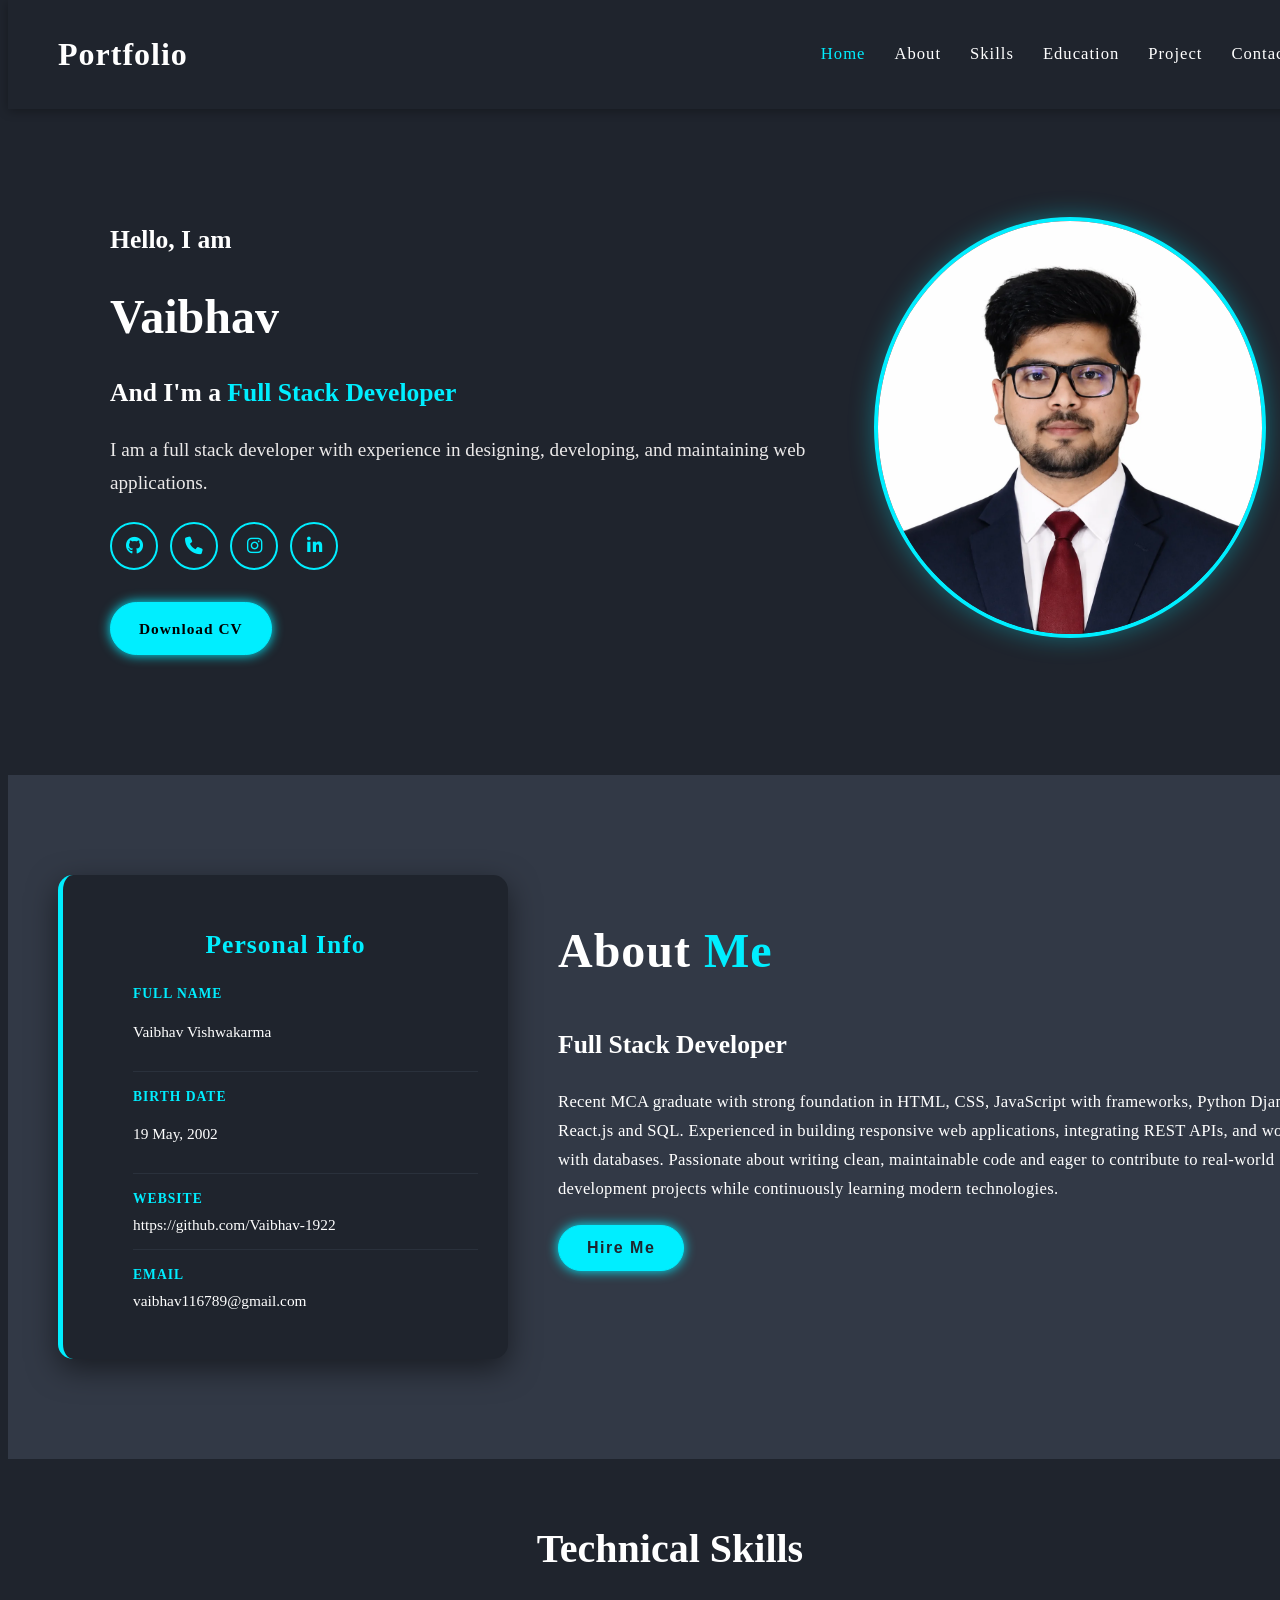
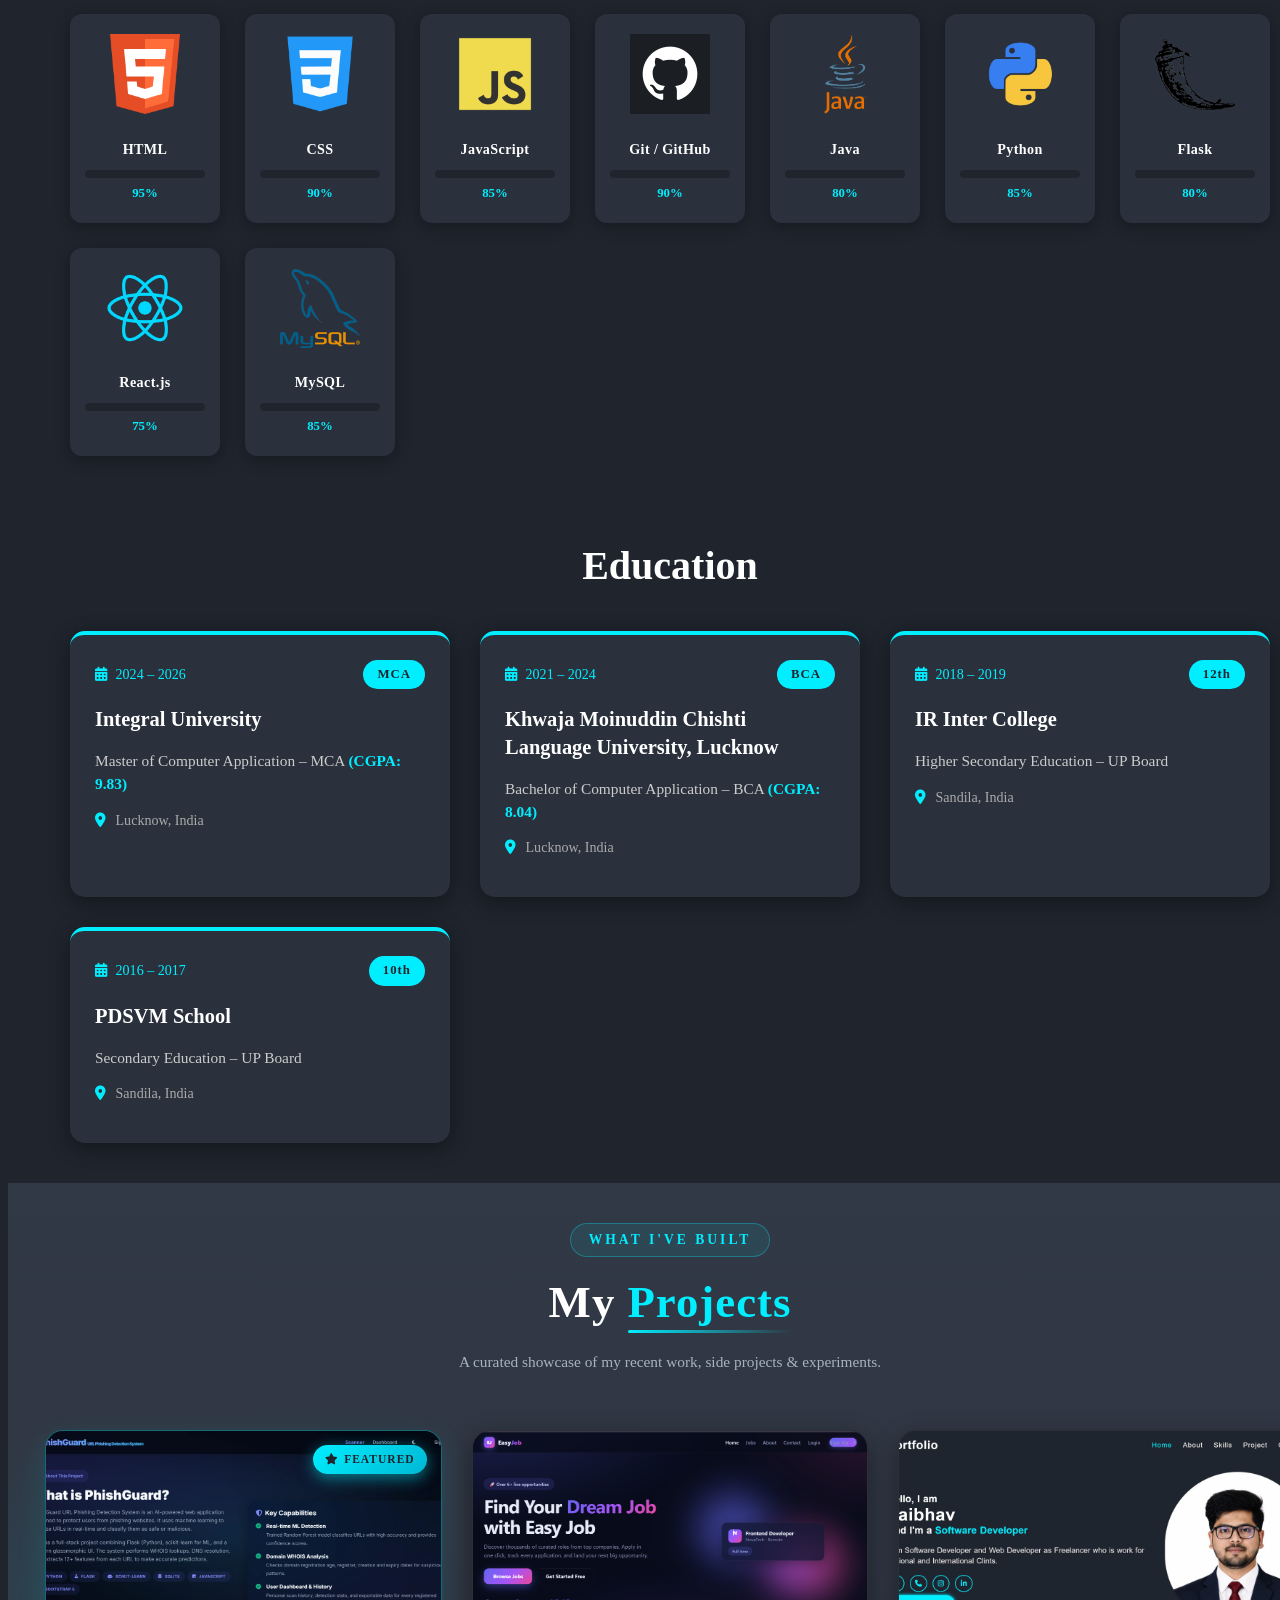
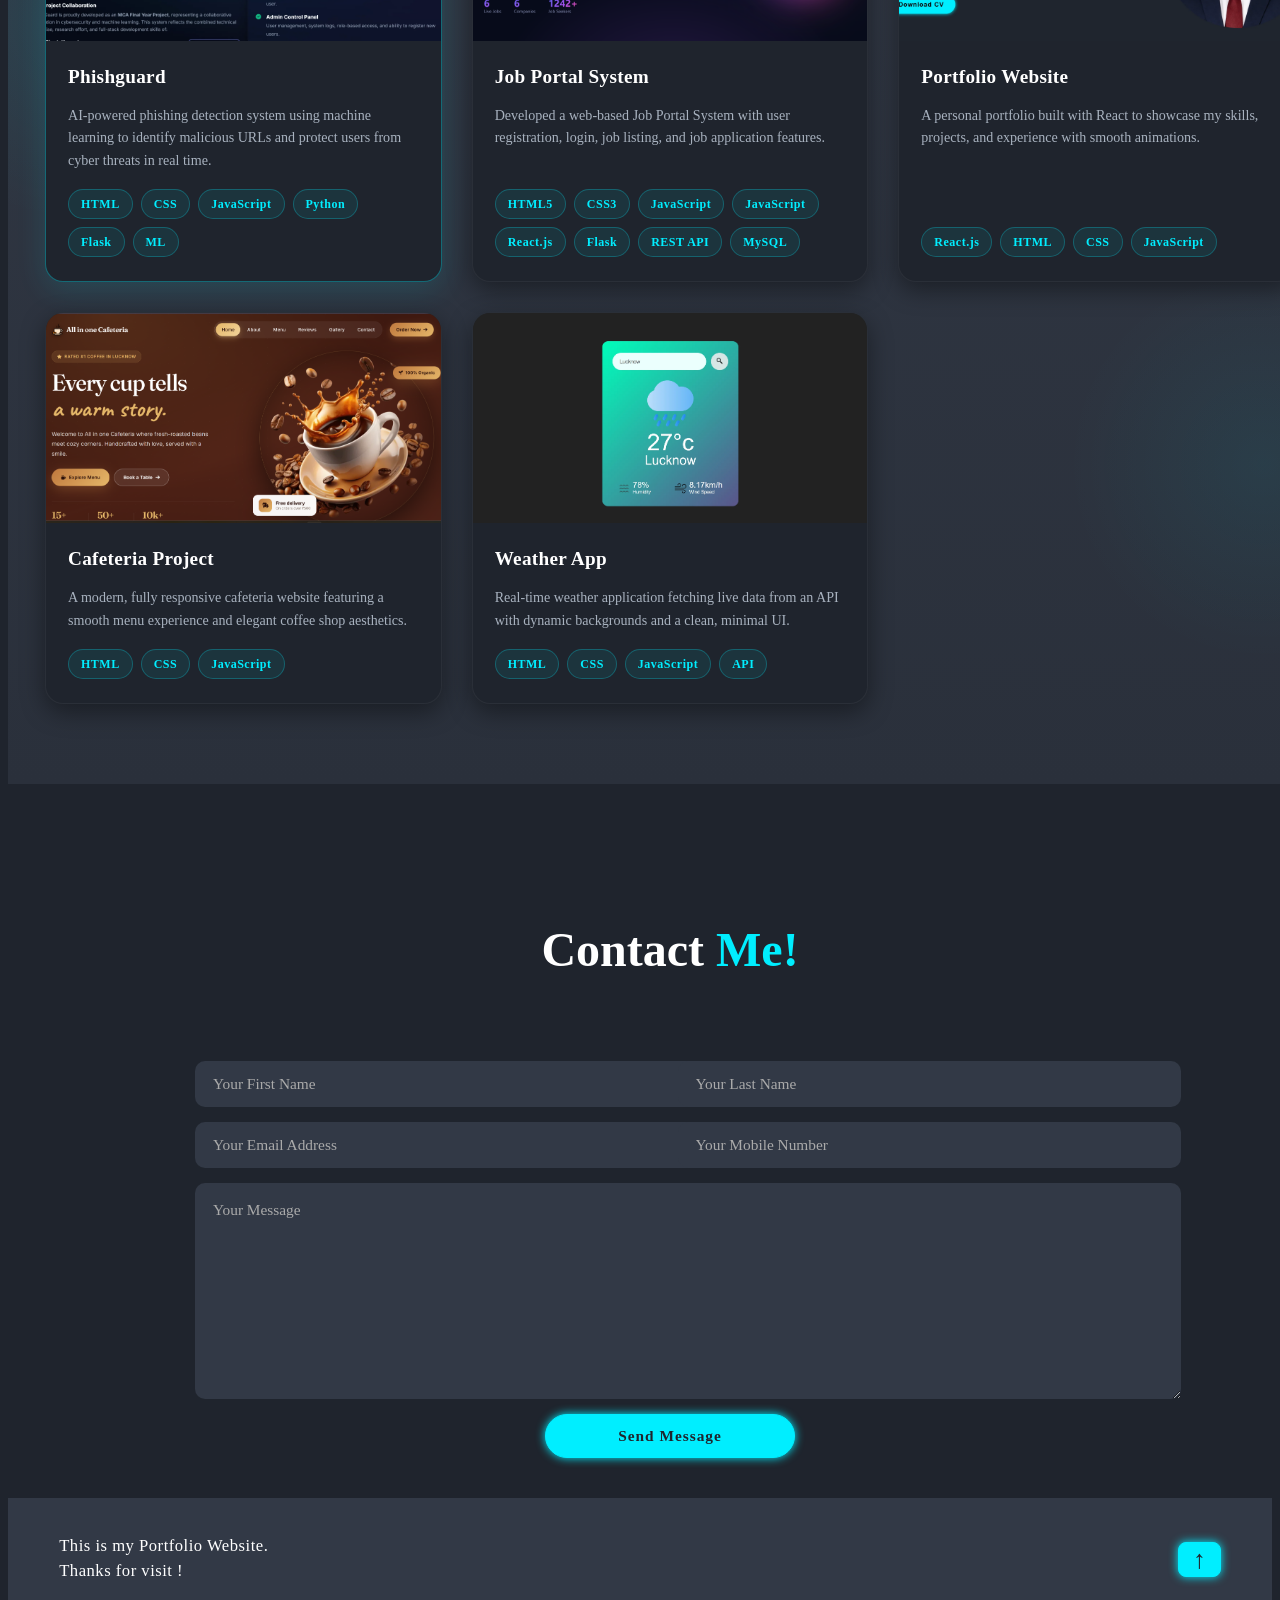
<file: index.html>
<!DOCTYPE html>
<html lang="en">

<head>
    <meta charset="UTF-8">
    <meta http-equiv="X-UA-Compatible" content="IE=edge">
    <meta name="viewport" content="width=device-width, initial-scale=1.0">
    <!-- CSS -->
    <link rel="stylesheet" href="style/style.css">
    <!-- FontAwesome -->
    <link rel="stylesheet" href="https://cdnjs.cloudflare.com/ajax/libs/font-awesome/6.4.0/css/all.min.css">
    <link rel="icon" type="image/png" href="img/fevicon.png">
    <title>Vaibhav || Portfolio</title>
</head>

<body>
    <!--  ++++++++++++++++  Header  ++++++++++++++++  -->
    <header>

        <!--  ================  Navigation  ============== -->
        <nav>

            <div class="logo">
                Portfolio
            </div>

            <div class="hamburgur">
                <i class="fa-solid fa-bars"></i>
            </div>

            <ul>
                <li><a href="#home" class="active">Home</a></li>
                <li><a href="#about">About</a></li>
                <li><a href="#skill">Skills</a></li>
                <li><a href="#education">Education</a></li>
                <li><a href="#project">Project</a></li>
                <li><a href="#contact">Contact Me!</a></li>
            </ul>

        </nav>

    </header>

    <!--  ++++++++++++++++  home-section  ++++++++++++++++  -->
    <section class="home-section" id="home">

        <div class="left-side-home">

            <h2>Hello, I am</h2>

            <h1>Vaibhav</h1>

            <h2>And I'm a <span>Full Stack Developer</span></h2>

            <p>I am a full stack developer with experience in designing, developing, and maintaining web applications.</p>

            <div class="btn-group">
                <a href="https://github.com/Vaibhav-1922/" class="btn1" target="_blank" aria-label="GitHub">
                    <i class="fa-brands fa-github"></i>
                </a>
                <a href="tel:817-6988-8322" class="btn2" aria-label="Phone">
                    <i class="fa-solid fa-phone"></i>
                </a>
                <a href="https://www.instagram.com/ankursharma_0196?stkn=MXNjZ3YycDRwOWIxZA==" class="btn3"
                    target="_blank" aria-label="Instagram">
                    <i class="fa-brands fa-instagram"></i>
                </a>
                <a href="https://linkedin.com/in/vaibhav-vishwakarma-7a4570280" target="_blank" class="btn4"
                    aria-label="LinkedIn">
                    <i class="fa-brands fa-linkedin-in"></i>
                </a>
            </div>

            <a href="https://drive.google.com/drive/folders/1TPZhdVBjO_2f-hiQ_ZLGeln9_SQDbmDH" class="btn"
                download>Download CV</a>

        </div>

        <div class="right-side-home">
            <img src="/img/Vaibhav-Passport.webp" alt="Vaibhav Vishwakarma">
        </div>

    </section>

    <!--  ++++++++++++++++  about-sec  ++++++++++++++++  -->
    <section class="about-sec" id="about">

        <div class="left-about">
            <div class="info-card">
                <h2>Personal Info</h2>
                <ul>
                    <li>
                        <span>Full Name</span>
                        <p>Vaibhav Vishwakarma</p>
                    </li>
                    <li>
                        <span>Birth Date</span>
                        <p>19 May, 2002</p>
                    </li>
                    <li>
                        <span>Website</span>
                        <a href="https://github.com/Vaibhav-1922" target="_blank" rel="noopener">
                            https://github.com/Vaibhav-1922
                        </a>
                    </li>
                    <li>
                        <span>Email</span>
                        <a href="https://vaibhav116789@gmail.com">
                            vaibhav116789@gmail.com
                        </a>
                    </li>
                </ul>
            </div>
        </div>

        <div class="right-about">

            <h1>About <span>Me</span></h1>
            <h2>Full Stack Developer</h2>
            <p>Recent MCA graduate with strong foundation in HTML, CSS, JavaScript with frameworks, Python Django,
                React.js and SQL. Experienced in building responsive web applications, integrating REST APIs, and
                working with databases. Passionate about writing clean, maintainable code and eager to contribute to
                real-world development projects while continuously learning modern technologies.</p>

            <a href="#contact">
                <button class="about-btn">Hire Me</button>
            </a>

        </div>

    </section>

    <!--  ++++++++++++++++  Skill Section  +++++++++++++++++ -->
    <section class="skill-section" id="skill">

        <h1>Technical Skills</h1>

        <div class="skill-container">

            <div class="card">
                <img src="./img/html.webp" alt="HTML">
                <h3>HTML</h3>
                <div class="progress-bar"><span class="progress-fill" data-width="95%"></span></div>
                <span class="percent">95%</span>
            </div>

            <div class="card">
                <img src="./img/css.webp" alt="CSS">
                <h3>CSS</h3>
                <div class="progress-bar"><span class="progress-fill" data-width="90%"></span></div>
                <span class="percent">90%</span>
            </div>

            <div class="card">
                <img src="./img/js.webp" alt="JavaScript">
                <h3>JavaScript</h3>
                <div class="progress-bar"><span class="progress-fill" data-width="85%"></span></div>
                <span class="percent">85%</span>
            </div>

            <div class="card">
                <img src="./img/github.webp" alt="Git &amp; GitHub">
                <h3>Git / GitHub</h3>
                <div class="progress-bar"><span class="progress-fill" data-width="90%"></span></div>
                <span class="percent">90%</span>
            </div>

            <div class="card">
                <img src="./img/Java.png" alt="Java">
                <h3>Java</h3>
                <div class="progress-bar"><span class="progress-fill" data-width="80%"></span></div>
                <span class="percent">80%</span>
            </div>

            <div class="card">
                <img src="./img/Python.png" alt="Python">
                <h3>Python</h3>
                <div class="progress-bar"><span class="progress-fill" data-width="85%"></span></div>
                <span class="percent">85%</span>
            </div>

            <div class="card">
                <img src="./img/flask.png" alt="Django">
                <h3>Flask</h3>
                <div class="progress-bar"><span class="progress-fill" data-width="80%"></span></div>
                <span class="percent">80%</span>
            </div>

            <div class="card">
                <img src="./img/React.webp" alt="React.js">
                <h3>React.js</h3>
                <div class="progress-bar"><span class="progress-fill" data-width="75%"></span></div>
                <span class="percent">75%</span>
            </div>

            <div class="card">
                <img src="./img/Mysql.png" alt="MySQL">
                <h3>MySQL</h3>
                <div class="progress-bar"><span class="progress-fill" data-width="85%"></span></div>
                <span class="percent">85%</span>
            </div>

        </div>

    </section>

    <!--  ++++++++++++++++  Education Section  +++++++++++++++++ -->
    <section class="education-section" id="education">

        <h1>Education</h1>

        <div class="education-container">

            <div class="education-card">
                <div class="edu-head">
                    <span class="edu-year"><i class="fa-solid fa-calendar-days"></i> 2024 – 2026</span>
                    <span class="edu-badge">MCA</span>
                </div>
                <h2>Integral University</h2>
                <h3>Master of Computer Application – MCA <span class="cgpa">(CGPA: 9.83)</span></h3>
                <p><i class="fa-solid fa-location-dot"></i> Lucknow, India</p>
            </div>

            <div class="education-card">
                <div class="edu-head">
                    <span class="edu-year"><i class="fa-solid fa-calendar-days"></i> 2021 – 2024</span>
                    <span class="edu-badge">BCA</span>
                </div>
                <h2>Khwaja Moinuddin Chishti Language University, Lucknow</h2>
                <h3>Bachelor of Computer Application – BCA <span class="cgpa">(CGPA: 8.04)</span></h3>
                <p><i class="fa-solid fa-location-dot"></i> Lucknow, India</p>
            </div>

            <div class="education-card">
                <div class="edu-head">
                    <span class="edu-year"><i class="fa-solid fa-calendar-days"></i> 2018 – 2019</span>
                    <span class="edu-badge">12th</span>
                </div>
                <h2>IR Inter College</h2>
                <h3>Higher Secondary Education – UP Board</h3>
                <p><i class="fa-solid fa-location-dot"></i> Sandila, India</p>
            </div>

            <div class="education-card">
                <div class="edu-head">
                    <span class="edu-year"><i class="fa-solid fa-calendar-days"></i> 2016 – 2017</span>
                    <span class="edu-badge">10th</span>
                </div>
                <h2>PDSVM School</h2>
                <h3>Secondary Education – UP Board</h3>
                <p><i class="fa-solid fa-location-dot"></i> Sandila, India</p>
            </div>

        </div>

    </section>

    <!--  ++++++++++++++++  Project Section  +++++++++++++++++ -->
   <!--  ++++++++++++++++  Project Section  +++++++++++++++++ -->
<section class="project-section" id="project">

    <!--  =================  Section Header  ================= -->
    <div class="section-header">
        <span class="section-subtitle">WHAT I'VE BUILT</span>
        <h1>My <span>Projects</span></h1>
        <p class="section-desc">A curated showcase of my recent work, side projects &amp; experiments.</p>
    </div>

    <!--  =================  project-container  ================= -->
    <div class="project-container">

        <!-- *************  project-card (Featured)  ************** -->
        <div class="project-card featured">
            <div class="project-image">
                <img src="./img/Phishgurad.webp" alt="Phishguard">
                <div class="project-overlay">
                    <a href="https://github.com/Vaibhav-1922/Phishguard" class="overlay-btn" target="_blank">
                        <i class="fa-brands fa-github"></i> <span>Code</span>
                    </a>
                    <a href="https://phishguard-sudo.vercel.app" class="overlay-btn" target="_blank">
                        <i class="fa-solid fa-arrow-up-right-from-square"></i> <span>Live Demo</span>
                    </a>
                </div>
                <span class="project-badge">
                    <i class="fa-solid fa-star"></i> Featured
                </span>
            </div>
            <div class="project-content">
                <h3>Phishguard</h3>
                <p>AI-powered phishing detection system using machine learning to identify malicious URLs and protect
                    users from cyber threats in real time.</p>
                <div class="project-tech">
                    <span>HTML</span>
                    <span>CSS</span>
                    <span>JavaScript</span>
                    <span>Python</span>
                    <span>Flask</span>
                    <span>ML</span>
                </div>
            </div>
        </div>



        <!-- *************  project-card  ************** -->
        <div class="project-card">
            <div class="project-image">
                <img src="./img/Project-new.png" alt="Portfolio">
                <div class="project-overlay">
                    <a href="https://github.com/Vaibhav-1922/job-portal-system" class="overlay-btn" target="_blank">
                        <i class="fa-brands fa-github"></i> <span>Code</span>
                    </a>
                    <a href="https://job-portal-system-nu.vercel.app/" class="overlay-btn" target="_blank">
                        <i class="fa-solid fa-arrow-up-right-from-square"></i> <span>Live Demo</span>
                    </a>
                </div>
            </div>
            <div class="project-content">
                <h3>Job Portal System</h3>
                <p>Developed a web-based Job Portal System with user registration, login, job listing, and job application features.</p>
                <div class="project-tech">
                    <span>HTML5</span>
                    <span>CSS3</span>
                    <span>JavaScript</span>
                    <span>JavaScript</span>
                     <span>React.js</span>
                     <span>Flask</span>
                     <span>REST API</span>
                     <span>MySQL</span>
                </div>
            </div>
        </div>


        <!-- *************  project-card  ************** -->
        <div class="project-card">
            <div class="project-image">
                <img src="./img/Portfolio.webp" alt="Portfolio">
                <div class="project-overlay">
                    <a href="https://github.com/Vaibhav-1922/Portfolio-New" class="overlay-btn" target="_blank">
                        <i class="fa-brands fa-github"></i> <span>Code</span>
                    </a>
                    <a href="#" class="overlay-btn" target="_blank">
                        <i class="fa-solid fa-arrow-up-right-from-square"></i> <span>Live Demo</span>
                    </a>
                </div>
            </div>
            <div class="project-content">
                <h3>Portfolio Website</h3>
                <p>A personal portfolio built with React to showcase my skills, projects, and experience with smooth
                    animations.</p>
                <div class="project-tech">
                    <span>React.js</span>
                    <span>HTML</span>
                    <span>CSS</span>
                    <span>JavaScript</span>
                </div>
            </div>
        </div>

        
        <!-- *************  project-card  ************** -->
        <div class="project-card">
            <div class="project-image">
                <img src="./img/Cafeteria.png" alt="Cafeteria Project">
                <div class="project-overlay">
                    <a href="https://github.com/Vaibhav-1922/Coffee_Web" class="overlay-btn" target="_blank">
                        <i class="fa-brands fa-github"></i> <span>Code</span>
                    </a>
                    <a href="https://vaibhav-1922.github.io/Coffee_Web/" class="overlay-btn" target="_blank">
                        <i class="fa-solid fa-arrow-up-right-from-square"></i> <span>Live Demo</span>
                    </a>
                </div>
            </div>
            <div class="project-content">
                <h3>Cafeteria Project</h3>
                <p>A modern, fully responsive cafeteria website featuring a smooth menu experience and elegant coffee
                    shop aesthetics.</p>
                <div class="project-tech">
                    <span>HTML</span>
                    <span>CSS</span>
                    <span>JavaScript</span>
                </div>
            </div>
        </div>

        

        <!-- *************  project-card  ************** -->
        <div class="project-card">
            <div class="project-image">
                <img src="./img/Weather.webp" alt="Weather App">
                <div class="project-overlay">
                    <a href="https://github.com/Vaibhav-1922/Weather-App" class="overlay-btn" target="_blank">
                        <i class="fa-brands fa-github"></i> <span>Code</span>
                    </a>
                    <a href="https://venerable-dolphin-7df196.netlify.app/" class="overlay-btn" target="_blank">
                        <i class="fa-solid fa-arrow-up-right-from-square"></i> <span>Live Demo</span>
                    </a>
                </div>
            </div>
            <div class="project-content">
                <h3>Weather App</h3>
                <p>Real-time weather application fetching live data from an API with dynamic backgrounds and a clean,
                    minimal UI.</p>
                <div class="project-tech">
                    <span>HTML</span>
                    <span>CSS</span>
                    <span>JavaScript</span>
                    <span>API</span>
                </div>
            </div>
        </div>

    </div>

</section>
    <!--  ++++++++++++++++  contact-sec  +++++++++++++++++ -->
    <section class="contact-sec" id="contact">

        <h1>Contact <span>Me!</span></h1>

        <form action="https://formspree.io/f/mzezgnyd" method="POST">

            <input type="text" name="userFirstName" id="FirstName" placeholder="Your First Name" required>
            <input type="text" name="userLastName" id="LastName" placeholder="Your Last Name" required>
            <input type="email" name="userEmail" id="Email" placeholder="Your Email Address" required>
            <input type="text" name="userContactNumber" id="ContactNumber" placeholder="Your Mobile Number">

            <textarea name="userMessage" id="Message" placeholder="Your Message" required></textarea>

            <button class="contact-btn" type="submit">Send Message</button>

        </form>

    </section>

    <!--  ++++++++++++++  Footer  ++++++++++++++ -->
    <footer>

        <p>This is my Portfolio Website. <br>
             Thanks for visit !</p>

        <a href="#home" class="arrow">&uarr;</a>

    </footer>

    <script src="script/script.js"></script>
</body>

</html>
</file>
<file: style/style.css>
<<<<<<< HEAD
/* 
   GLOBAL RESET & BASE
    */
* {
    margin: 0;
    padding: 0;
    box-sizing: border-box;
    font-family: 'Segoe UI', Tahoma, Geneva, Verdana, sans-serif;
}

html {
    scroll-behavior: smooth;
    -webkit-text-size-adjust: 100%;
}

body {
    background-color: #1f242d;
    overflow-x: hidden;
    line-height: 1.5;
}

img {
    max-width: 100%;
    height: auto;
    display: block;
}

section {
    scroll-margin-top: 80px;
    width: 100%;
}

/* 
   NAVIGATION
    */
nav {
    display: flex;
    justify-content: space-between;
    align-items: center;
    padding: 18px clamp(15px, 4vw, 50px);
    background-color: #1f242d;
    position: fixed;
    width: 100%;
    top: 0;
    z-index: 1000;
    box-shadow: 0 2px 10px rgba(0, 0, 0, 0.3);
}

nav .logo {
    font-size: clamp(1.4rem, 2.5vw, 2rem);
    letter-spacing: 1px;
    font-weight: 600;
    color: #fff;
    transition: color 0.3s ease;
}

nav .logo:hover {
    color: #0ef;
}

nav .hamburgur i {
    display: none;
    color: #fff;
    font-size: 1.7rem;
    cursor: pointer;
    transition: color 0.3s ease;
}

nav .hamburgur i:hover {
    color: #0ef;
}

nav ul {
    display: flex;
    align-items: center;
    gap: 5px;
}

nav ul li {
    list-style: none;
}

nav ul li a {
    text-decoration: none;
    color: #fff;
    font-size: clamp(0.95rem, 1.3vw, 1.15rem);
    font-weight: 500;
    letter-spacing: 1px;
    cursor: pointer;
    padding: 8px 12px;
    display: inline-block;
    transition: color 0.3s ease;
}

nav ul li a.active,
nav ul li a:hover {
    color: #0ef;
}

/* 
   HOME SECTION
    */
.home-section {
    background-color: #1f242d;
    display: flex;
    justify-content: center;
    align-items: center;
    gap: clamp(20px, 5vw, 60px);
    padding: clamp(120px, 15vw, 200px) clamp(15px, 5vw, 50px) clamp(60px, 10vw, 120px);
    flex-wrap: wrap;
}

.left-side-home {
    flex: 1 1 450px;
    max-width: 700px;
}

.left-side-home h2 {
    font-size: clamp(1.1rem, 2vw, 1.7rem);
    font-weight: 600;
    color: #fff;
}

h2 span {
    color: #0ef;
}

.left-side-home h1 {
    font-size: clamp(2rem, 5vw, 3rem);
    font-weight: 700;
    color: #fff;
    margin: 5px 0;
}

.left-side-home p {
    font-size: clamp(1rem, 1.5vw, 1.25rem);
    color: #ebe9e9;
    margin: 22px 0;
    max-width: 700px;
    line-height: 1.7;
}

.left-side-home .btn-group {
    margin: 22px 0;
    display: flex;
    gap: 12px;
    flex-wrap: wrap;
}

.btn-group a {
    width: 44px;
    height: 44px;
    font-size: 1.1rem;
    border-radius: 50%;
    cursor: pointer;
    color: #0ef;
    background-color: #1f242d;
    border: 2px solid #0ef;
    transition: all 0.4s ease;
    display: inline-flex;
    align-items: center;
    justify-content: center;
    text-decoration: none;
}

.btn-group a:hover {
    color: #1f242d;
    background-color: #0ef;
    transform: translateY(-3px);
}

.left-side-home .btn {
    display: inline-block;
    padding: 14px 28px;
    font-size: clamp(0.95rem, 1.2vw, 1.1rem);
    letter-spacing: 1px;
    font-weight: 600;
    border-radius: 30px;
    color: #000;
    background-color: #0ef;
    box-shadow: 0 0 12px #0ef;
    border: 1px solid #0ef;
    transition: all 0.4s ease;
    text-decoration: none;
    cursor: pointer;
    margin-top: 10px;
}

.left-side-home .btn:hover {
    color: #0ef;
    background-color: #1f242d;
    box-shadow: none;
    transform: translateY(-3px);
}

.right-side-home {
    flex: 0 1 400px;
    display: flex;
    justify-content: center;
}

.right-side-home img {
    width: clamp(220px, 30vw, 400px);
    border-radius: 50%;
    border: 4px solid #0ef;
    box-shadow: 0 0 25px rgba(0, 238, 255, 0.35);
}

/* 
   ABOUT SECTION
    */
.about-sec {
    display: flex;
    justify-content: center;
    align-items: flex-start;
    gap: clamp(25px, 4vw, 50px);
    background-color: #323946;
    padding: clamp(60px, 8vw, 100px) clamp(15px, 5vw, 50px);
    flex-wrap: wrap;
}

.left-about {
    flex: 1 1 320px;
    max-width: 450px;
    display: flex;
    justify-content: center;
}

.info-card {
    background: #1f242d;
    border-radius: 15px;
    padding: clamp(20px, 3vw, 30px);
    width: 100%;
    box-shadow: 0 10px 30px rgba(0, 0, 0, 0.5);
    border-left: 5px solid #0ef;
}

.info-card h2 {
    color: #0ef;
    font-size: clamp(1.3rem, 2vw, 1.8rem);
    margin-bottom: 20px;
    text-align: center;
    letter-spacing: 1px;
}

.info-card ul {
    list-style: none;
}

.info-card ul li {
    margin-bottom: 15px;
    padding-bottom: 12px;
    border-bottom: 1px solid #2a313c;
}

.info-card ul li:last-child {
    border-bottom: none;
    margin-bottom: 0;
    padding-bottom: 0;
}

.info-card ul li span {
    display: block;
    color: #0ef;
    font-weight: 600;
    font-size: 0.85rem;
    letter-spacing: 1px;
    margin-bottom: 4px;
    text-transform: uppercase;
}

.info-card ul li p,
.info-card ul li a {
    color: #fff;
    font-size: clamp(0.9rem, 1.2vw, 1.05rem);
    word-break: break-word;
    text-decoration: none;
    transition: color 0.3s ease;
}

.info-card ul li a:hover {
    color: #0ef;
    text-decoration: underline;
}

.right-about {
    flex: 1 1 450px;
    max-width: 800px;
}

.right-about h1 {
    font-size: clamp(1.8rem, 4vw, 3rem);
    color: #fff;
    letter-spacing: 1px;
    font-weight: 800;
}

.right-about h1 span {
    color: #0ef;
}

.right-about h2 {
    color: #fff;
    font-size: clamp(1.1rem, 2vw, 1.7rem);
    font-weight: 600;
    margin-top: 6px;
}

.right-about p {
    color: #fff;
    font-size: clamp(0.95rem, 1.3vw, 1.15rem);
    font-weight: 400;
    letter-spacing: 0.3px;
    max-width: 800px;
    margin: 22px 0;
    line-height: 1.75;
}

.about-btn {
    padding: 13px 28px;
    font-size: clamp(1rem, 1.2vw, 1.15rem);
    letter-spacing: 1.5px;
    font-weight: 600;
    border-radius: 30px;
    background-color: #0ef;
    box-shadow: 0 0 12px #0ef;
    border: 1px solid #0ef;
    transition: all 0.4s ease;
    cursor: pointer;
    color: #1f242d;
}

.about-btn:hover {
    color: #0ef;
    background-color: #323946;
    box-shadow: none;
    transform: translateY(-3px);
}

/* 
   SKILL SECTION (Adjusted Padding to fix gaps)
    */
.skill-section {
    display: flex;
    flex-direction: column;
    align-items: center;
    background-color: #1f242d;
    color: #fff;
    padding: 60px clamp(15px, 3vw, 30px) 40px; /* Fixed top/bottom gap */
}

.skill-section h1 {
    margin-top: 0;
    margin-bottom: 35px;
    font-size: clamp(1.7rem, 3.5vw, 2.5rem);
    transition: color 0.5s ease;
    text-align: center;
}

.skill-section h1:hover {
    color: #0ef;
}

.skill-container {
    display: grid;
    grid-template-columns: repeat(auto-fit, minmax(140px, 1fr));
    gap: clamp(15px, 2vw, 25px);
    width: 100%;
    max-width: 1200px;
}

.card {
    background: #2a313c;
    border-radius: 12px;
    padding: clamp(15px, 2vw, 20px) clamp(10px, 1.5vw, 15px);
    display: flex;
    flex-direction: column;
    align-items: center;
    box-shadow: 0 4px 15px rgba(0, 0, 0, 0.3);
    transition: transform 0.3s ease, box-shadow 0.3s ease;
    cursor: pointer;
    user-select: none;
}

.card:hover {
    transform: translateY(-10px);
    box-shadow: 0 8px 25px rgba(0, 238, 255, 0.2);
}

.card img {
    width: clamp(55px, 8vw, 80px);
    height: clamp(55px, 8vw, 80px);
    object-fit: contain;
    margin-bottom: 10px;
    transition: transform 0.3s ease;
}

.card:hover img {
    transform: scale(1.1);
}

.card h3 {
    font-size: clamp(0.85rem, 1.1vw, 1rem);
    color: #fff;
    margin-bottom: 10px;
    font-weight: 600;
    letter-spacing: 0.4px;
    text-align: center;
}

.progress-bar {
    width: 100%;
    height: 8px;
    background-color: #1f242d;
    border-radius: 5px;
    overflow: hidden;
    margin-bottom: 6px;
}

.progress-fill {
    display: block;
    height: 100%;
    width: 0;
    background: linear-gradient(90deg, #0ef, #00b8d4);
    border-radius: 5px;
    transition: width 1.5s cubic-bezier(0.22, 1, 0.36, 1);
}

.percent {
    font-size: clamp(0.75rem, 1vw, 0.85rem);
    color: #0ef;
    font-weight: 600;
}

/* ============================================================
   EDUCATION SECTION (Adjusted Padding to fix gaps)
   ============================================================ */
.education-section {
    display: flex;
    flex-direction: column;
    align-items: center;
    background-color: #1f242d;
    padding: 40px clamp(15px, 3vw, 30px); /* Fixed top/bottom gap */
}

.education-section h1 {
    margin-top: 0;
    margin-bottom: 35px;
    color: #fff;
    font-size: clamp(1.7rem, 3.5vw, 2.5rem);
    transition: color 0.5s ease;
    text-align: center;
}

.education-section h1:hover {
    color: #0ef;
}

.education-container {
    display: grid;
    grid-template-columns: repeat(auto-fit, minmax(320px, 1fr));
    gap: clamp(20px, 2.5vw, 30px);
    width: 100%;
    max-width: 1200px;
}

.education-card {
    background: #2a313c;
    border-radius: 15px;
    padding: clamp(20px, 2.5vw, 25px);
    box-shadow: 0 5px 20px rgba(0, 0, 0, 0.4);
    transition: transform 0.3s ease, box-shadow 0.3s ease;
    border-top: 4px solid #0ef;
}

.education-card:hover {
    transform: translateY(-8px);
    box-shadow: 0 10px 30px rgba(0, 238, 255, 0.15);
}

.edu-head {
    display: flex;
    justify-content: space-between;
    align-items: center;
    margin-bottom: 15px;
    flex-wrap: wrap;
    gap: 10px;
}

.edu-year {
    color: #0ef;
    font-size: clamp(0.85rem, 1.1vw, 1rem);
    font-weight: 500;
}

.edu-year i {
    margin-right: 5px;
}

.edu-badge {
    background: #0ef;
    color: #1f242d;
    padding: 5px 14px;
    border-radius: 20px;
    font-weight: 700;
    font-size: clamp(0.75rem, 1vw, 0.85rem);
    letter-spacing: 1px;
    white-space: nowrap;
}

.education-card h2 {
    color: #fff;
    font-size: clamp(1.1rem, 1.6vw, 1.4rem);
    margin-bottom: 6px;
    font-weight: 600;
    line-height: 1.35;
}

.education-card h3 {
    color: #ccc;
    font-size: clamp(0.9rem, 1.2vw, 1.05rem);
    font-weight: 400;
    margin-bottom: 12px;
    line-height: 1.5;
}

.cgpa {
    color: #0ef;
    font-weight: 600;
}

.education-card p {
    color: #aaa;
    font-size: clamp(0.85rem, 1.1vw, 0.95rem);
}

.education-card p i {
    color: #0ef;
    margin-right: 6px;
}

/* ============================================================
   PROJECT SECTION (Adjusted Padding to fix gaps)
   ============================================================ */
/* ============================================================
   PROJECT SECTION (Enhanced UI)
   ============================================================ */
.project-section {
    display: flex;
    flex-direction: column;
    align-items: center;
    background: linear-gradient(180deg, #323946 0%, #2a303b 100%);
    padding: 40px clamp(15px, 3vw, 30px) 80px;
    position: relative;
    overflow: hidden;
}

/* Decorative background glow */
.project-section::before {
    content: '';
    position: absolute;
    top: 20%;
    left: -10%;
    width: 400px;
    height: 400px;
    background: radial-gradient(circle, rgba(0, 238, 255, 0.08), transparent 70%);
    border-radius: 50%;
    pointer-events: none;
}

.project-section::after {
    content: '';
    position: absolute;
    bottom: 10%;
    right: -10%;
    width: 400px;
    height: 400px;
    background: radial-gradient(circle, rgba(0, 238, 255, 0.06), transparent 70%);
    border-radius: 50%;
    pointer-events: none;
}

/* ---- Section Header ---- */
.section-header {
    text-align: center;
    margin-bottom: 55px;
    position: relative;
    z-index: 1;
}

.section-subtitle {
    display: inline-block;
    font-size: 0.85rem;
    letter-spacing: 3px;
    color: #0ef;
    font-weight: 600;
    text-transform: uppercase;
    margin-bottom: 12px;
    position: relative;
    padding: 6px 18px;
    background: rgba(0, 238, 255, 0.08);
    border: 1px solid rgba(0, 238, 255, 0.3);
    border-radius: 30px;
}

.project-section .section-header h1 {
    color: #fff;
    font-size: clamp(1.9rem, 4vw, 2.8rem);
    font-weight: 800;
    letter-spacing: 1px;
    margin-bottom: 14px;
    margin-top: 0;
}

.project-section .section-header h1 span {
    color: #0ef;
    position: relative;
}

.project-section .section-header h1 span::after {
    content: '';
    position: absolute;
    bottom: -6px;
    left: 0;
    width: 100%;
    height: 3px;
    background: linear-gradient(90deg, #0ef, transparent);
    border-radius: 3px;
}

.section-desc {
    color: #a8b2bf;
    font-size: clamp(0.95rem, 1.2vw, 1.05rem);
    max-width: 550px;
    margin: 0 auto;
    line-height: 1.6;
}

/* ---- Container ---- */
.project-container {
    display: grid;
    grid-template-columns: repeat(auto-fit, minmax(300px, 1fr));
    gap: 30px;
    width: 100%;
    max-width: 1250px;
    position: relative;
    z-index: 1;
}

/* ---- Project Card ---- */
.project-card {
    background: #1f242d;
    border-radius: 18px;
    overflow: hidden;
    display: flex;
    flex-direction: column;
    position: relative;
    box-shadow: 0 8px 25px rgba(0, 0, 0, 0.4);
    border: 1px solid rgba(255, 255, 255, 0.05);
    transition: transform 0.4s cubic-bezier(0.22, 1, 0.36, 1),
                box-shadow 0.4s ease,
                border-color 0.4s ease;
}

.project-card:hover {
    transform: translateY(-10px);
    box-shadow: 0 20px 45px rgba(0, 238, 255, 0.18);
    border-color: rgba(0, 238, 255, 0.4);
}

/* Featured card highlight */
.project-card.featured {
    border: 1px solid rgba(0, 238, 255, 0.35);
    box-shadow: 0 8px 30px rgba(0, 238, 255, 0.12);
}

/* ---- Image + Overlay ---- */
.project-image {
    position: relative;
    width: 100%;
    height: 210px;
    overflow: hidden;
    background: #151a22;
}

.project-image img {
    width: 100%;
    height: 100%;
    object-fit: cover;
    transition: transform 0.7s cubic-bezier(0.22, 1, 0.36, 1);
}

.project-card:hover .project-image img {
    transform: scale(1.1);
}

/* Dark overlay on hover */
.project-overlay {
    position: absolute;
    inset: 0;
    background: linear-gradient(180deg,
            rgba(31, 36, 45, 0.1) 0%,
            rgba(31, 36, 45, 0.75) 60%,
            rgba(31, 36, 45, 0.95) 100%);
    display: flex;
    justify-content: center;
    align-items: flex-end;
    gap: 12px;
    padding: 20px;
    opacity: 0;
    transition: opacity 0.4s ease;
}

.project-card:hover .project-overlay {
    opacity: 1;
}

/* Overlay buttons */
.overlay-btn {
    display: inline-flex;
    align-items: center;
    gap: 8px;
    padding: 10px 18px;
    font-size: 0.9rem;
    font-weight: 600;
    letter-spacing: 0.5px;
    color: #1f242d;
    background: #0ef;
    border-radius: 30px;
    text-decoration: none;
    border: 1px solid #0ef;
    transform: translateY(15px);
    opacity: 0;
    transition: all 0.4s cubic-bezier(0.22, 1, 0.36, 1);
    white-space: nowrap;
    box-shadow: 0 4px 15px rgba(0, 238, 255, 0.4);
}

.project-card:hover .overlay-btn {
    transform: translateY(0);
    opacity: 1;
}

.project-card:hover .overlay-btn:nth-child(2) {
    transition-delay: 0.08s;
}

.overlay-btn:hover {
    color: #0ef;
    background: transparent;
    box-shadow: 0 4px 20px rgba(0, 238, 255, 0.5);
    transform: translateY(-2px) scale(1.03);
}

.overlay-btn i {
    font-size: 0.95rem;
}

/* Featured badge */
.project-badge {
    position: absolute;
    top: 14px;
    right: 14px;
    background: linear-gradient(135deg, #0ef, #00b8d4);
    color: #1f242d;
    font-size: 0.72rem;
    font-weight: 700;
    letter-spacing: 1px;
    text-transform: uppercase;
    padding: 6px 12px;
    border-radius: 20px;
    display: inline-flex;
    align-items: center;
    gap: 5px;
    box-shadow: 0 4px 15px rgba(0, 238, 255, 0.5);
    z-index: 2;
}

.project-badge i {
    font-size: 0.7rem;
}

/* ---- Content ---- */
.project-content {
    padding: 22px 22px 24px;
    display: flex;
    flex-direction: column;
    gap: 12px;
    flex: 1;
}

.project-content h3 {
    color: #fff;
    font-size: clamp(1.15rem, 1.5vw, 1.35rem);
    font-weight: 700;
    letter-spacing: 0.3px;
    margin: 0;
    transition: color 0.3s ease;
}

.project-card:hover .project-content h3 {
    color: #0ef;
}

.project-content p {
    color: #a8b2bf;
    font-size: clamp(0.88rem, 1.05vw, 0.95rem);
    line-height: 1.6;
    margin: 0;
}

/* ---- Tech pills ---- */
.project-tech {
    display: flex;
    flex-wrap: wrap;
    gap: 8px;
    margin-top: auto;
    padding-top: 6px;
}

.project-tech span {
    font-size: 0.75rem;
    font-weight: 600;
    letter-spacing: 0.5px;
    color: #0ef;
    background: rgba(0, 238, 255, 0.08);
    border: 1px solid rgba(0, 238, 255, 0.25);
    padding: 5px 12px;
    border-radius: 20px;
    transition: all 0.3s ease;
}

.project-tech span:hover {
    background: rgba(0, 238, 255, 0.18);
    border-color: #0ef;
    transform: translateY(-2px);
}

/* ---- Spotlight hover effect ---- */
.project-card::before {
    content: '';
    position: absolute;
    inset: 0;
    border-radius: 18px;
    background: radial-gradient(600px circle at var(--mouse-x, 50%) var(--mouse-y, 50%),
            rgba(0, 238, 255, 0.08),
            transparent 40%);
    opacity: 0;
    transition: opacity 0.4s ease;
    pointer-events: none;
    z-index: 0;
}

.project-card:hover::before {
    opacity: 1;
}

/* ---- Mobile responsiveness for project section ---- */
@media (max-width: 768px) {
    .project-container {
        grid-template-columns: 1fr;
        gap: 25px;
    }

    .project-image {
        height: 200px;
    }

    .project-overlay {
        opacity: 1;
        background: linear-gradient(180deg,
                rgba(31, 36, 45, 0.05) 0%,
                rgba(31, 36, 45, 0.55) 60%,
                rgba(31, 36, 45, 0.9) 100%);
    }

    .overlay-btn {
        transform: translateY(0);
        opacity: 1;
        padding: 9px 15px;
        font-size: 0.82rem;
    }
}

@media (max-width: 480px) {
    .project-image {
        height: 180px;
    }

    .project-content {
        padding: 18px 18px 20px;
    }

    .overlay-btn span {
        display: none;
    }

    .overlay-btn {
        width: 42px;
        height: 42px;
        padding: 0;
        justify-content: center;
        border-radius: 50%;
    }

    .overlay-btn i {
        font-size: 1.05rem;
    }
}
/* ============================================================
   CONTACT SECTION
   ============================================================ */
.contact-sec {
    display: flex;
    flex-direction: column;
    align-items: center;
    background-color: #1f242d;
    padding: clamp(60px, 8vw, 90px) clamp(15px, 3vw, 30px) 40px;
    gap: 35px;
}

.contact-sec h1 {
    color: #fff;
    font-size: clamp(1.8rem, 4vw, 3rem);
    font-weight: 800;
    text-align: center;
}

.contact-sec h1 span {
    color: #0ef;
}

form {
    display: grid;
    grid-template-columns: repeat(2, minmax(0, 1fr));
    gap: 15px;
    width: 100%;
    max-width: 950px;
}

input,
textarea {
    background-color: #323946;
    padding: 14px 18px;
    font-size: clamp(0.95rem, 1.2vw, 1.15rem);
    font-weight: 500;
    border-radius: 10px;
    border: none;
    color: #fff;
    outline: none;
    transition: box-shadow 0.3s ease;
    width: 100%;
    font-family: inherit;
}

input:focus,
textarea:focus {
    box-shadow: 0 0 0 2px #0ef;
}

input::placeholder,
textarea::placeholder {
    color: #aaa;
}

textarea {
    grid-column: span 2;
    resize: vertical;
    min-height: 180px;
    padding: 18px;
}

.contact-btn {
    grid-column: span 2;
    justify-self: center;
    padding: 12px 30px;
    font-size: clamp(0.95rem, 1.2vw, 1.1rem);
    font-weight: 600;
    letter-spacing: 1px;
    border-radius: 30px;
    background-color: #0ef;
    box-shadow: 0 0 10px #0ef;
    border: 1px solid #0ef;
    cursor: pointer;
    transition: all 0.4s ease;
    color: #1f242d;
    width: 100%;
    max-width: 250px;
    font-family: inherit;
}

.contact-btn:hover {
    color: #0ef;
    background-color: #1f242d;
    box-shadow: none;
    transform: translateY(-3px);
}

/* ============================================================
   FOOTER
   ============================================================ */
footer {
    background-color: #323946;
    display: flex;
    justify-content: space-between;
    align-items: center;
    padding: 20px clamp(15px, 4vw, 70px);
    gap: 15px;
    flex-wrap: wrap;
}

footer p {
    color: #fff;
    font-size: clamp(0.9rem, 1.3vw, 1.2rem);
    font-weight: 500;
    letter-spacing: 0.5px;
}

footer .arrow {
    text-decoration: none;
    padding: 4px 14px;
    font-size: clamp(1.3rem, 2vw, 1.8rem);
    font-weight: 700;
    color: #1f242d;
    background: #0ef;
    border: 1px solid #0ef;
    box-shadow: 0 0 10px #0ef;
    border-radius: 8px;
    transition: all 0.4s ease;
    cursor: pointer;
    line-height: 1;
}

footer .arrow:hover {
    color: #0ef;
    background-color: #323946;
    box-shadow: none;
}

/* ============================================================
   ANIMATIONS
   ============================================================ */
.fade-up {
    opacity: 0;
    transform: translateY(30px);
    transition: opacity 0.8s ease, transform 0.8s ease;
}

.fade-up.visible {
    opacity: 1;
    transform: translateY(0);
}

/* ============================================================
   RESPONSIVE BREAKPOINTS
   ============================================================ */

@media (max-width: 1024px) {
    .home-section {
        padding-top: 140px;
    }

    .left-side-home,
    .right-about {
        flex: 1 1 100%;
        max-width: 100%;
    }

    .right-side-home {
        flex: 1 1 100%;
        order: -1; 
    }

    .about-sec {
        flex-direction: column;
        align-items: center;
    }

    .left-about,
    .right-about {
        flex: 1 1 100%;
        max-width: 100%;
        width: 100%;
    }

    .info-card {
        max-width: 100%;
    }
}

@media (max-width: 768px) {
    nav ul {
        display: none;
    }

    nav ul.active {
        display: flex;
        position: absolute;
        top: 100%;
        left: 0;
        flex-direction: column;
        background: #323946;
        width: 100%;
        padding: 15px 0 20px;
        box-shadow: 0 8px 20px rgba(0, 0, 0, 0.4);
        z-index: 999;
        gap: 0;
    }

    nav ul.active li {
        width: 100%;
        text-align: center;
    }

    nav ul.active li a {
        display: block;
        padding: 12px 15px;
        width: 100%;
    }

    nav .hamburgur i {
        display: block;
    }

    .home-section {
        flex-direction: column-reverse;
        padding: 110px 20px 60px;
        text-align: center;
    }

    .left-side-home {
        flex: 1 1 100%;
    }

    .left-side-home p {
        margin-left: auto;
        margin-right: auto;
    }

    .left-side-home .btn-group {
        justify-content: center;
    }

    .right-side-home {
        flex: 1 1 100%;
    }

    .about-sec {
        padding: 60px 20px;
    }

    .education-container,
    .project-container {
        grid-template-columns: 1fr;
    }

    .project-card {
        max-width: 380px;
    }

    form {
        grid-template-columns: 1fr;
        gap: 12px;
    }

    textarea {
        grid-column: span 1;
    }

    .contact-btn {
        grid-column: span 1;
        max-width: 100%;
    }

    footer {
        flex-direction: column;
        text-align: center;
        gap: 12px;
    }
}

@media (max-width: 480px) {
    .home-section {
        padding: 100px 15px 50px;
    }

    .right-side-home img {
        width: 200px;
    }

    .btn-group a {
        width: 40px;
        height: 40px;
        font-size: 1rem;
    }

    .left-side-home .btn {
        padding: 12px 22px;
        font-size: 0.9rem;
    }

    .skill-container {
        grid-template-columns: repeat(2, 1fr);
        gap: 12px;
    }

    .card {
        padding: 15px 10px;
    }

    .project-card {
        padding: 15px;
    }

    .project-card img {
        height: 170px;
    }

    .education-card {
        padding: 18px;
    }

    footer {
        padding: 15px;
    }
}

@media (prefers-reduced-motion: reduce) {
    * {
        animation-duration: 0.01ms !important;
        transition-duration: 0.01ms !important;
        scroll-behavior: auto !important;
    }
=======
/* 
   GLOBAL RESET & BASE
    */
* {
    margin: 0;
    padding: 0;
    box-sizing: border-box;
    font-family: 'Segoe UI', Tahoma, Geneva, Verdana, sans-serif;
}

html {
    scroll-behavior: smooth;
    -webkit-text-size-adjust: 100%;
}

body {
    background-color: #1f242d;
    overflow-x: hidden;
    line-height: 1.5;
}

img {
    max-width: 100%;
    height: auto;
    display: block;
}

section {
    scroll-margin-top: 80px;
    width: 100%;
}

/* 
   NAVIGATION
    */
nav {
    display: flex;
    justify-content: space-between;
    align-items: center;
    padding: 18px clamp(15px, 4vw, 50px);
    background-color: #1f242d;
    position: fixed;
    width: 100%;
    top: 0;
    z-index: 1000;
    box-shadow: 0 2px 10px rgba(0, 0, 0, 0.3);
}

nav .logo {
    font-size: clamp(1.4rem, 2.5vw, 2rem);
    letter-spacing: 1px;
    font-weight: 600;
    color: #fff;
    transition: color 0.3s ease;
}

nav .logo:hover {
    color: #0ef;
}

nav .hamburgur i {
    display: none;
    color: #fff;
    font-size: 1.7rem;
    cursor: pointer;
    transition: color 0.3s ease;
}

nav .hamburgur i:hover {
    color: #0ef;
}

nav ul {
    display: flex;
    align-items: center;
    gap: 5px;
}

nav ul li {
    list-style: none;
}

nav ul li a {
    text-decoration: none;
    color: #fff;
    font-size: clamp(0.95rem, 1.3vw, 1.15rem);
    font-weight: 500;
    letter-spacing: 1px;
    cursor: pointer;
    padding: 8px 12px;
    display: inline-block;
    transition: color 0.3s ease;
}

nav ul li a.active,
nav ul li a:hover {
    color: #0ef;
}

/* 
   HOME SECTION
    */
.home-section {
    background-color: #1f242d;
    display: flex;
    justify-content: center;
    align-items: center;
    gap: clamp(20px, 5vw, 60px);
    padding: clamp(120px, 15vw, 200px) clamp(15px, 5vw, 50px) clamp(60px, 10vw, 120px);
    flex-wrap: wrap;
}

.left-side-home {
    flex: 1 1 450px;
    max-width: 700px;
}

.left-side-home h2 {
    font-size: clamp(1.1rem, 2vw, 1.7rem);
    font-weight: 600;
    color: #fff;
}

h2 span {
    color: #0ef;
}

.left-side-home h1 {
    font-size: clamp(2rem, 5vw, 3rem);
    font-weight: 700;
    color: #fff;
    margin: 5px 0;
}

.left-side-home p {
    font-size: clamp(1rem, 1.5vw, 1.25rem);
    color: #ebe9e9;
    margin: 22px 0;
    max-width: 700px;
    line-height: 1.7;
}

.left-side-home .btn-group {
    margin: 22px 0;
    display: flex;
    gap: 12px;
    flex-wrap: wrap;
}

.btn-group a {
    width: 44px;
    height: 44px;
    font-size: 1.1rem;
    border-radius: 50%;
    cursor: pointer;
    color: #0ef;
    background-color: #1f242d;
    border: 2px solid #0ef;
    transition: all 0.4s ease;
    display: inline-flex;
    align-items: center;
    justify-content: center;
    text-decoration: none;
}

.btn-group a:hover {
    color: #1f242d;
    background-color: #0ef;
    transform: translateY(-3px);
}

.left-side-home .btn {
    display: inline-block;
    padding: 14px 28px;
    font-size: clamp(0.95rem, 1.2vw, 1.1rem);
    letter-spacing: 1px;
    font-weight: 600;
    border-radius: 30px;
    color: #000;
    background-color: #0ef;
    box-shadow: 0 0 12px #0ef;
    border: 1px solid #0ef;
    transition: all 0.4s ease;
    text-decoration: none;
    cursor: pointer;
    margin-top: 10px;
}

.left-side-home .btn:hover {
    color: #0ef;
    background-color: #1f242d;
    box-shadow: none;
    transform: translateY(-3px);
}

.right-side-home {
    flex: 0 1 400px;
    display: flex;
    justify-content: center;
}

.right-side-home img {
    width: clamp(220px, 30vw, 400px);
    border-radius: 50%;
    border: 4px solid #0ef;
    box-shadow: 0 0 25px rgba(0, 238, 255, 0.35);
}

/* 
   ABOUT SECTION
    */
.about-sec {
    display: flex;
    justify-content: center;
    align-items: flex-start;
    gap: clamp(25px, 4vw, 50px);
    background-color: #323946;
    padding: clamp(60px, 8vw, 100px) clamp(15px, 5vw, 50px);
    flex-wrap: wrap;
}

.left-about {
    flex: 1 1 320px;
    max-width: 450px;
    display: flex;
    justify-content: center;
}

.info-card {
    background: #1f242d;
    border-radius: 15px;
    padding: clamp(20px, 3vw, 30px);
    width: 100%;
    box-shadow: 0 10px 30px rgba(0, 0, 0, 0.5);
    border-left: 5px solid #0ef;
}

.info-card h2 {
    color: #0ef;
    font-size: clamp(1.3rem, 2vw, 1.8rem);
    margin-bottom: 20px;
    text-align: center;
    letter-spacing: 1px;
}

.info-card ul {
    list-style: none;
}

.info-card ul li {
    margin-bottom: 15px;
    padding-bottom: 12px;
    border-bottom: 1px solid #2a313c;
}

.info-card ul li:last-child {
    border-bottom: none;
    margin-bottom: 0;
    padding-bottom: 0;
}

.info-card ul li span {
    display: block;
    color: #0ef;
    font-weight: 600;
    font-size: 0.85rem;
    letter-spacing: 1px;
    margin-bottom: 4px;
    text-transform: uppercase;
}

.info-card ul li p,
.info-card ul li a {
    color: #fff;
    font-size: clamp(0.9rem, 1.2vw, 1.05rem);
    word-break: break-word;
    text-decoration: none;
    transition: color 0.3s ease;
}

.info-card ul li a:hover {
    color: #0ef;
    text-decoration: underline;
}

.right-about {
    flex: 1 1 450px;
    max-width: 800px;
}

.right-about h1 {
    font-size: clamp(1.8rem, 4vw, 3rem);
    color: #fff;
    letter-spacing: 1px;
    font-weight: 800;
}

.right-about h1 span {
    color: #0ef;
}

.right-about h2 {
    color: #fff;
    font-size: clamp(1.1rem, 2vw, 1.7rem);
    font-weight: 600;
    margin-top: 6px;
}

.right-about p {
    color: #fff;
    font-size: clamp(0.95rem, 1.3vw, 1.15rem);
    font-weight: 400;
    letter-spacing: 0.3px;
    max-width: 800px;
    margin: 22px 0;
    line-height: 1.75;
}

.about-btn {
    padding: 13px 28px;
    font-size: clamp(1rem, 1.2vw, 1.15rem);
    letter-spacing: 1.5px;
    font-weight: 600;
    border-radius: 30px;
    background-color: #0ef;
    box-shadow: 0 0 12px #0ef;
    border: 1px solid #0ef;
    transition: all 0.4s ease;
    cursor: pointer;
    color: #1f242d;
}

.about-btn:hover {
    color: #0ef;
    background-color: #323946;
    box-shadow: none;
    transform: translateY(-3px);
}

/* 
   SKILL SECTION (Adjusted Padding to fix gaps)
    */
.skill-section {
    display: flex;
    flex-direction: column;
    align-items: center;
    background-color: #1f242d;
    color: #fff;
    padding: 60px clamp(15px, 3vw, 30px) 40px; /* Fixed top/bottom gap */
}

.skill-section h1 {
    margin-top: 0;
    margin-bottom: 35px;
    font-size: clamp(1.7rem, 3.5vw, 2.5rem);
    transition: color 0.5s ease;
    text-align: center;
}

.skill-section h1:hover {
    color: #0ef;
}

.skill-container {
    display: grid;
    grid-template-columns: repeat(auto-fit, minmax(140px, 1fr));
    gap: clamp(15px, 2vw, 25px);
    width: 100%;
    max-width: 1200px;
}

.card {
    background: #2a313c;
    border-radius: 12px;
    padding: clamp(15px, 2vw, 20px) clamp(10px, 1.5vw, 15px);
    display: flex;
    flex-direction: column;
    align-items: center;
    box-shadow: 0 4px 15px rgba(0, 0, 0, 0.3);
    transition: transform 0.3s ease, box-shadow 0.3s ease;
    cursor: pointer;
    user-select: none;
}

.card:hover {
    transform: translateY(-10px);
    box-shadow: 0 8px 25px rgba(0, 238, 255, 0.2);
}

.card img {
    width: clamp(55px, 8vw, 80px);
    height: clamp(55px, 8vw, 80px);
    object-fit: contain;
    margin-bottom: 10px;
    transition: transform 0.3s ease;
}

.card:hover img {
    transform: scale(1.1);
}

.card h3 {
    font-size: clamp(0.85rem, 1.1vw, 1rem);
    color: #fff;
    margin-bottom: 10px;
    font-weight: 600;
    letter-spacing: 0.4px;
    text-align: center;
}

.progress-bar {
    width: 100%;
    height: 8px;
    background-color: #1f242d;
    border-radius: 5px;
    overflow: hidden;
    margin-bottom: 6px;
}

.progress-fill {
    display: block;
    height: 100%;
    width: 0;
    background: linear-gradient(90deg, #0ef, #00b8d4);
    border-radius: 5px;
    transition: width 1.5s cubic-bezier(0.22, 1, 0.36, 1);
}

.percent {
    font-size: clamp(0.75rem, 1vw, 0.85rem);
    color: #0ef;
    font-weight: 600;
}

/* ============================================================
   EDUCATION SECTION (Adjusted Padding to fix gaps)
   ============================================================ */
.education-section {
    display: flex;
    flex-direction: column;
    align-items: center;
    background-color: #1f242d;
    padding: 40px clamp(15px, 3vw, 30px); /* Fixed top/bottom gap */
}

.education-section h1 {
    margin-top: 0;
    margin-bottom: 35px;
    color: #fff;
    font-size: clamp(1.7rem, 3.5vw, 2.5rem);
    transition: color 0.5s ease;
    text-align: center;
}

.education-section h1:hover {
    color: #0ef;
}

.education-container {
    display: grid;
    grid-template-columns: repeat(auto-fit, minmax(320px, 1fr));
    gap: clamp(20px, 2.5vw, 30px);
    width: 100%;
    max-width: 1200px;
}

.education-card {
    background: #2a313c;
    border-radius: 15px;
    padding: clamp(20px, 2.5vw, 25px);
    box-shadow: 0 5px 20px rgba(0, 0, 0, 0.4);
    transition: transform 0.3s ease, box-shadow 0.3s ease;
    border-top: 4px solid #0ef;
}

.education-card:hover {
    transform: translateY(-8px);
    box-shadow: 0 10px 30px rgba(0, 238, 255, 0.15);
}

.edu-head {
    display: flex;
    justify-content: space-between;
    align-items: center;
    margin-bottom: 15px;
    flex-wrap: wrap;
    gap: 10px;
}

.edu-year {
    color: #0ef;
    font-size: clamp(0.85rem, 1.1vw, 1rem);
    font-weight: 500;
}

.edu-year i {
    margin-right: 5px;
}

.edu-badge {
    background: #0ef;
    color: #1f242d;
    padding: 5px 14px;
    border-radius: 20px;
    font-weight: 700;
    font-size: clamp(0.75rem, 1vw, 0.85rem);
    letter-spacing: 1px;
    white-space: nowrap;
}

.education-card h2 {
    color: #fff;
    font-size: clamp(1.1rem, 1.6vw, 1.4rem);
    margin-bottom: 6px;
    font-weight: 600;
    line-height: 1.35;
}

.education-card h3 {
    color: #ccc;
    font-size: clamp(0.9rem, 1.2vw, 1.05rem);
    font-weight: 400;
    margin-bottom: 12px;
    line-height: 1.5;
}

.cgpa {
    color: #0ef;
    font-weight: 600;
}

.education-card p {
    color: #aaa;
    font-size: clamp(0.85rem, 1.1vw, 0.95rem);
}

.education-card p i {
    color: #0ef;
    margin-right: 6px;
}

/* ============================================================
   PROJECT SECTION (Adjusted Padding to fix gaps)
   ============================================================ */
/* ============================================================
   PROJECT SECTION (Enhanced UI)
   ============================================================ */
.project-section {
    display: flex;
    flex-direction: column;
    align-items: center;
    background: linear-gradient(180deg, #323946 0%, #2a303b 100%);
    padding: 40px clamp(15px, 3vw, 30px) 80px;
    position: relative;
    overflow: hidden;
}

/* Decorative background glow */
.project-section::before {
    content: '';
    position: absolute;
    top: 20%;
    left: -10%;
    width: 400px;
    height: 400px;
    background: radial-gradient(circle, rgba(0, 238, 255, 0.08), transparent 70%);
    border-radius: 50%;
    pointer-events: none;
}

.project-section::after {
    content: '';
    position: absolute;
    bottom: 10%;
    right: -10%;
    width: 400px;
    height: 400px;
    background: radial-gradient(circle, rgba(0, 238, 255, 0.06), transparent 70%);
    border-radius: 50%;
    pointer-events: none;
}

/* ---- Section Header ---- */
.section-header {
    text-align: center;
    margin-bottom: 55px;
    position: relative;
    z-index: 1;
}

.section-subtitle {
    display: inline-block;
    font-size: 0.85rem;
    letter-spacing: 3px;
    color: #0ef;
    font-weight: 600;
    text-transform: uppercase;
    margin-bottom: 12px;
    position: relative;
    padding: 6px 18px;
    background: rgba(0, 238, 255, 0.08);
    border: 1px solid rgba(0, 238, 255, 0.3);
    border-radius: 30px;
}

.project-section .section-header h1 {
    color: #fff;
    font-size: clamp(1.9rem, 4vw, 2.8rem);
    font-weight: 800;
    letter-spacing: 1px;
    margin-bottom: 14px;
    margin-top: 0;
}

.project-section .section-header h1 span {
    color: #0ef;
    position: relative;
}

.project-section .section-header h1 span::after {
    content: '';
    position: absolute;
    bottom: -6px;
    left: 0;
    width: 100%;
    height: 3px;
    background: linear-gradient(90deg, #0ef, transparent);
    border-radius: 3px;
}

.section-desc {
    color: #a8b2bf;
    font-size: clamp(0.95rem, 1.2vw, 1.05rem);
    max-width: 550px;
    margin: 0 auto;
    line-height: 1.6;
}

/* ---- Container ---- */
.project-container {
    display: grid;
    grid-template-columns: repeat(auto-fit, minmax(300px, 1fr));
    gap: 30px;
    width: 100%;
    max-width: 1250px;
    position: relative;
    z-index: 1;
}

/* ---- Project Card ---- */
.project-card {
    background: #1f242d;
    border-radius: 18px;
    overflow: hidden;
    display: flex;
    flex-direction: column;
    position: relative;
    box-shadow: 0 8px 25px rgba(0, 0, 0, 0.4);
    border: 1px solid rgba(255, 255, 255, 0.05);
    transition: transform 0.4s cubic-bezier(0.22, 1, 0.36, 1),
                box-shadow 0.4s ease,
                border-color 0.4s ease;
}

.project-card:hover {
    transform: translateY(-10px);
    box-shadow: 0 20px 45px rgba(0, 238, 255, 0.18);
    border-color: rgba(0, 238, 255, 0.4);
}

/* Featured card highlight */
.project-card.featured {
    border: 1px solid rgba(0, 238, 255, 0.35);
    box-shadow: 0 8px 30px rgba(0, 238, 255, 0.12);
}

/* ---- Image + Overlay ---- */
.project-image {
    position: relative;
    width: 100%;
    height: 210px;
    overflow: hidden;
    background: #151a22;
}

.project-image img {
    width: 100%;
    height: 100%;
    object-fit: cover;
    transition: transform 0.7s cubic-bezier(0.22, 1, 0.36, 1);
}

.project-card:hover .project-image img {
    transform: scale(1.1);
}

/* Dark overlay on hover */
.project-overlay {
    position: absolute;
    inset: 0;
    background: linear-gradient(180deg,
            rgba(31, 36, 45, 0.1) 0%,
            rgba(31, 36, 45, 0.75) 60%,
            rgba(31, 36, 45, 0.95) 100%);
    display: flex;
    justify-content: center;
    align-items: flex-end;
    gap: 12px;
    padding: 20px;
    opacity: 0;
    transition: opacity 0.4s ease;
}

.project-card:hover .project-overlay {
    opacity: 1;
}

/* Overlay buttons */
.overlay-btn {
    display: inline-flex;
    align-items: center;
    gap: 8px;
    padding: 10px 18px;
    font-size: 0.9rem;
    font-weight: 600;
    letter-spacing: 0.5px;
    color: #1f242d;
    background: #0ef;
    border-radius: 30px;
    text-decoration: none;
    border: 1px solid #0ef;
    transform: translateY(15px);
    opacity: 0;
    transition: all 0.4s cubic-bezier(0.22, 1, 0.36, 1);
    white-space: nowrap;
    box-shadow: 0 4px 15px rgba(0, 238, 255, 0.4);
}

.project-card:hover .overlay-btn {
    transform: translateY(0);
    opacity: 1;
}

.project-card:hover .overlay-btn:nth-child(2) {
    transition-delay: 0.08s;
}

.overlay-btn:hover {
    color: #0ef;
    background: transparent;
    box-shadow: 0 4px 20px rgba(0, 238, 255, 0.5);
    transform: translateY(-2px) scale(1.03);
}

.overlay-btn i {
    font-size: 0.95rem;
}

/* Featured badge */
.project-badge {
    position: absolute;
    top: 14px;
    right: 14px;
    background: linear-gradient(135deg, #0ef, #00b8d4);
    color: #1f242d;
    font-size: 0.72rem;
    font-weight: 700;
    letter-spacing: 1px;
    text-transform: uppercase;
    padding: 6px 12px;
    border-radius: 20px;
    display: inline-flex;
    align-items: center;
    gap: 5px;
    box-shadow: 0 4px 15px rgba(0, 238, 255, 0.5);
    z-index: 2;
}

.project-badge i {
    font-size: 0.7rem;
}

/* ---- Content ---- */
.project-content {
    padding: 22px 22px 24px;
    display: flex;
    flex-direction: column;
    gap: 12px;
    flex: 1;
}

.project-content h3 {
    color: #fff;
    font-size: clamp(1.15rem, 1.5vw, 1.35rem);
    font-weight: 700;
    letter-spacing: 0.3px;
    margin: 0;
    transition: color 0.3s ease;
}

.project-card:hover .project-content h3 {
    color: #0ef;
}

.project-content p {
    color: #a8b2bf;
    font-size: clamp(0.88rem, 1.05vw, 0.95rem);
    line-height: 1.6;
    margin: 0;
}

/* ---- Tech pills ---- */
.project-tech {
    display: flex;
    flex-wrap: wrap;
    gap: 8px;
    margin-top: auto;
    padding-top: 6px;
}

.project-tech span {
    font-size: 0.75rem;
    font-weight: 600;
    letter-spacing: 0.5px;
    color: #0ef;
    background: rgba(0, 238, 255, 0.08);
    border: 1px solid rgba(0, 238, 255, 0.25);
    padding: 5px 12px;
    border-radius: 20px;
    transition: all 0.3s ease;
}

.project-tech span:hover {
    background: rgba(0, 238, 255, 0.18);
    border-color: #0ef;
    transform: translateY(-2px);
}

/* ---- Spotlight hover effect ---- */
.project-card::before {
    content: '';
    position: absolute;
    inset: 0;
    border-radius: 18px;
    background: radial-gradient(600px circle at var(--mouse-x, 50%) var(--mouse-y, 50%),
            rgba(0, 238, 255, 0.08),
            transparent 40%);
    opacity: 0;
    transition: opacity 0.4s ease;
    pointer-events: none;
    z-index: 0;
}

.project-card:hover::before {
    opacity: 1;
}

/* ---- Mobile responsiveness for project section ---- */
@media (max-width: 768px) {
    .project-container {
        grid-template-columns: 1fr;
        gap: 25px;
    }

    .project-image {
        height: 200px;
    }

    .project-overlay {
        opacity: 1;
        background: linear-gradient(180deg,
                rgba(31, 36, 45, 0.05) 0%,
                rgba(31, 36, 45, 0.55) 60%,
                rgba(31, 36, 45, 0.9) 100%);
    }

    .overlay-btn {
        transform: translateY(0);
        opacity: 1;
        padding: 9px 15px;
        font-size: 0.82rem;
    }
}

@media (max-width: 480px) {
    .project-image {
        height: 180px;
    }

    .project-content {
        padding: 18px 18px 20px;
    }

    .overlay-btn span {
        display: none;
    }

    .overlay-btn {
        width: 42px;
        height: 42px;
        padding: 0;
        justify-content: center;
        border-radius: 50%;
    }

    .overlay-btn i {
        font-size: 1.05rem;
    }
}
/* ============================================================
   CONTACT SECTION
   ============================================================ */
.contact-sec {
    display: flex;
    flex-direction: column;
    align-items: center;
    background-color: #1f242d;
    padding: clamp(60px, 8vw, 90px) clamp(15px, 3vw, 30px) 40px;
    gap: 35px;
}

.contact-sec h1 {
    color: #fff;
    font-size: clamp(1.8rem, 4vw, 3rem);
    font-weight: 800;
    text-align: center;
}

.contact-sec h1 span {
    color: #0ef;
}

form {
    display: grid;
    grid-template-columns: repeat(2, minmax(0, 1fr));
    gap: 15px;
    width: 100%;
    max-width: 950px;
}

input,
textarea {
    background-color: #323946;
    padding: 14px 18px;
    font-size: clamp(0.95rem, 1.2vw, 1.15rem);
    font-weight: 500;
    border-radius: 10px;
    border: none;
    color: #fff;
    outline: none;
    transition: box-shadow 0.3s ease;
    width: 100%;
    font-family: inherit;
}

input:focus,
textarea:focus {
    box-shadow: 0 0 0 2px #0ef;
}

input::placeholder,
textarea::placeholder {
    color: #aaa;
}

textarea {
    grid-column: span 2;
    resize: vertical;
    min-height: 180px;
    padding: 18px;
}

.contact-btn {
    grid-column: span 2;
    justify-self: center;
    padding: 12px 30px;
    font-size: clamp(0.95rem, 1.2vw, 1.1rem);
    font-weight: 600;
    letter-spacing: 1px;
    border-radius: 30px;
    background-color: #0ef;
    box-shadow: 0 0 10px #0ef;
    border: 1px solid #0ef;
    cursor: pointer;
    transition: all 0.4s ease;
    color: #1f242d;
    width: 100%;
    max-width: 250px;
    font-family: inherit;
}

.contact-btn:hover {
    color: #0ef;
    background-color: #1f242d;
    box-shadow: none;
    transform: translateY(-3px);
}

/* ============================================================
   FOOTER
   ============================================================ */
footer {
    background-color: #323946;
    display: flex;
    justify-content: space-between;
    align-items: center;
    padding: 20px clamp(15px, 4vw, 70px);
    gap: 15px;
    flex-wrap: wrap;
}

footer p {
    color: #fff;
    font-size: clamp(0.9rem, 1.3vw, 1.2rem);
    font-weight: 500;
    letter-spacing: 0.5px;
}

footer .arrow {
    text-decoration: none;
    padding: 4px 14px;
    font-size: clamp(1.3rem, 2vw, 1.8rem);
    font-weight: 700;
    color: #1f242d;
    background: #0ef;
    border: 1px solid #0ef;
    box-shadow: 0 0 10px #0ef;
    border-radius: 8px;
    transition: all 0.4s ease;
    cursor: pointer;
    line-height: 1;
}

footer .arrow:hover {
    color: #0ef;
    background-color: #323946;
    box-shadow: none;
}

/* ============================================================
   ANIMATIONS
   ============================================================ */
.fade-up {
    opacity: 0;
    transform: translateY(30px);
    transition: opacity 0.8s ease, transform 0.8s ease;
}

.fade-up.visible {
    opacity: 1;
    transform: translateY(0);
}

/* ============================================================
   RESPONSIVE BREAKPOINTS
   ============================================================ */

@media (max-width: 1024px) {
    .home-section {
        padding-top: 140px;
    }

    .left-side-home,
    .right-about {
        flex: 1 1 100%;
        max-width: 100%;
    }

    .right-side-home {
        flex: 1 1 100%;
        order: -1; 
    }

    .about-sec {
        flex-direction: column;
        align-items: center;
    }

    .left-about,
    .right-about {
        flex: 1 1 100%;
        max-width: 100%;
        width: 100%;
    }

    .info-card {
        max-width: 100%;
    }
}

@media (max-width: 768px) {
    nav ul {
        display: none;
    }

    nav ul.active {
        display: flex;
        position: absolute;
        top: 100%;
        left: 0;
        flex-direction: column;
        background: #323946;
        width: 100%;
        padding: 15px 0 20px;
        box-shadow: 0 8px 20px rgba(0, 0, 0, 0.4);
        z-index: 999;
        gap: 0;
    }

    nav ul.active li {
        width: 100%;
        text-align: center;
    }

    nav ul.active li a {
        display: block;
        padding: 12px 15px;
        width: 100%;
    }

    nav .hamburgur i {
        display: block;
    }

    .home-section {
        flex-direction: column-reverse;
        padding: 110px 20px 60px;
        text-align: center;
    }

    .left-side-home {
        flex: 1 1 100%;
    }

    .left-side-home p {
        margin-left: auto;
        margin-right: auto;
    }

    .left-side-home .btn-group {
        justify-content: center;
    }

    .right-side-home {
        flex: 1 1 100%;
    }

    .about-sec {
        padding: 60px 20px;
    }

    .education-container,
    .project-container {
        grid-template-columns: 1fr;
    }

    .project-card {
        max-width: 380px;
    }

    form {
        grid-template-columns: 1fr;
        gap: 12px;
    }

    textarea {
        grid-column: span 1;
    }

    .contact-btn {
        grid-column: span 1;
        max-width: 100%;
    }

    footer {
        flex-direction: column;
        text-align: center;
        gap: 12px;
    }
}

@media (max-width: 480px) {
    .home-section {
        padding: 100px 15px 50px;
    }

    .right-side-home img {
        width: 200px;
    }

    .btn-group a {
        width: 40px;
        height: 40px;
        font-size: 1rem;
    }

    .left-side-home .btn {
        padding: 12px 22px;
        font-size: 0.9rem;
    }

    .skill-container {
        grid-template-columns: repeat(2, 1fr);
        gap: 12px;
    }

    .card {
        padding: 15px 10px;
    }

    .project-card {
        padding: 15px;
    }

    .project-card img {
        height: 170px;
    }

    .education-card {
        padding: 18px;
    }

    footer {
        padding: 15px;
    }
}

@media (prefers-reduced-motion: reduce) {
    * {
        animation-duration: 0.01ms !important;
        transition-duration: 0.01ms !important;
        scroll-behavior: auto !important;
    }
>>>>>>> master
}
</file>
